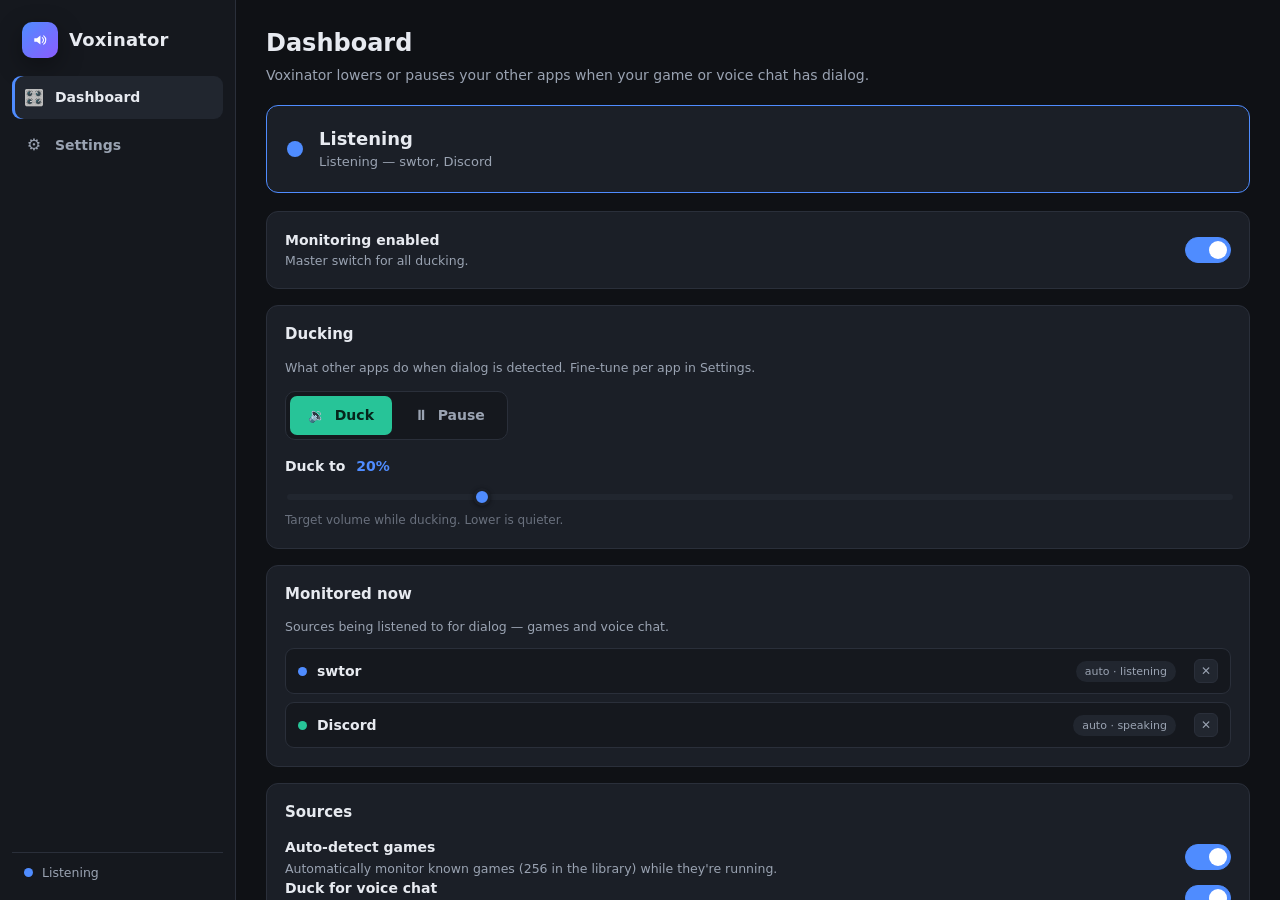
<file: engine/ui/index.html>
<!DOCTYPE html>
<html lang="en">
<head>
  <meta charset="utf-8" />
  <meta name="viewport" content="width=device-width, initial-scale=1" />
  <title>Voxinator</title>
  <link rel="stylesheet" href="styles.css" />
</head>
<body>
  <div class="app">
    <aside class="sidebar">
      <div class="brand">
        <div class="brand-mark">
          <svg viewBox="0 0 100 100" width="22" height="22" aria-hidden="true">
            <path fill="#fff" d="M24 42 H36 L52 30 V70 L36 58 H24 Z"/>
            <path fill="none" stroke="#fff" stroke-width="5" stroke-linecap="round" d="M60.6 39 A14 14 0 0 1 60.6 61"/>
            <path fill="none" stroke="#fff" stroke-width="5" stroke-linecap="round" d="M66.8 31 A24 24 0 0 1 66.8 69"/>
          </svg>
        </div>
        <div class="brand-name">Voxinator</div>
      </div>
      <nav class="nav">
        <button class="nav-item active" data-view="dashboard"><span class="nav-ico">🎛️</span> Dashboard</button>
        <button class="nav-item" data-view="settings"><span class="nav-ico">⚙️</span> Settings</button>
      </nav>
      <div class="sidebar-foot">
        <div class="state-dot" id="footDot"></div>
        <div class="state-text" id="footState">—</div>
      </div>
    </aside>

    <main class="main">
      <!-- DASHBOARD -->
      <section class="view active" id="view-dashboard">
        <header class="view-head">
          <h1>Dashboard</h1>
          <p class="sub">Voxinator lowers or pauses your other apps when your game or voice chat has dialog.</p>
        </header>

        <div class="status-banner" id="statusBanner">
          <div class="status-dot" id="statusDot"></div>
          <div>
            <div class="status-title" id="statusTitle">Idle</div>
            <div class="status-sub" id="statusSub">Waiting…</div>
          </div>
        </div>

        <div class="card toggle-row">
          <div>
            <div class="row-title">Monitoring enabled</div>
            <div class="row-sub">Master switch for all ducking.</div>
          </div>
          <label class="switch"><input type="checkbox" id="tglEnabled" /><span class="slider"></span></label>
        </div>

        <div class="card">
          <div class="card-title">Ducking</div>
          <div class="row-sub" style="margin-bottom:14px">What other apps do when dialog is detected. Fine-tune per app in Settings.</div>
          <div class="seg" id="dDefault">
            <button class="seg-btn" data-action="duck">🔉&nbsp; Duck</button>
            <button class="seg-btn" data-action="pause">⏸&nbsp; Pause</button>
          </div>
          <div class="field" style="margin-top:16px">
            <label>Duck to <span class="val" id="vDDuck"></span></label>
            <input type="range" id="dDuck" min="0" max="100" step="5" />
            <div class="hint">Target volume while ducking. Lower is quieter.</div>
          </div>
        </div>

        <div class="card">
          <div class="card-title">Monitored now</div>
          <div class="row-sub" style="margin-bottom:12px">Sources being listened to for dialog — games and voice chat.</div>
          <div id="sourcesList" class="sources"><div class="empty">Nothing monitored yet.</div></div>
        </div>

        <div class="card">
          <div class="card-title">Sources</div>
          <div class="toggle-row">
            <div>
              <div class="row-title">Auto-detect games</div>
              <div class="row-sub">Automatically monitor known games (256 in the library) while they're running.</div>
            </div>
            <label class="switch"><input type="checkbox" id="sAuto" /><span class="slider"></span></label>
          </div>
          <div class="toggle-row">
            <div>
              <div class="row-title">Duck for voice chat</div>
              <div class="row-sub">Monitor Discord and other call apps, so your media ducks when someone's talking.</div>
            </div>
            <label class="switch"><input type="checkbox" id="sVoice" /><span class="slider"></span></label>
          </div>
          <div class="addrow" style="margin-top:14px">
            <input type="text" id="sAddName" placeholder="Add by name, e.g. eldenring (no .exe)" />
            <button class="btn primary" id="sAddBtn">Add</button>
          </div>
          <div class="sub-label">Playing now — click to monitor</div>
          <div id="sRunning" class="chips"><div class="empty">Nothing running to add right now.</div></div>
          <div class="sub-label">Used before — click to monitor again</div>
          <div id="sRecent" class="chips"><div class="empty">Sources you've monitored will show up here.</div></div>
        </div>
      </section>

      <!-- SETTINGS -->
      <section class="view" id="view-settings">
        <header class="view-head">
          <h1>Settings</h1>
          <p class="sub">Sources, detection tuning, and per-app behavior.</p>
        </header>

        <div class="card">
          <div class="card-title">General</div>
          <div class="toggle-row">
            <div>
              <div class="row-title">Launch when Windows starts</div>
              <div class="row-sub">Start Voxinator automatically and keep it running in the tray.</div>
            </div>
            <label class="switch"><input type="checkbox" id="tglStartup" /><span class="slider"></span></label>
          </div>
          <div class="verline">
            <span id="appVer" class="muted">Version —</span>
            <span id="updWrap" class="updwrap" style="display:none">
              <span class="updtag" id="updTag">Update ready</span>
              <button class="btn mini primary" id="btnRestart">Restart now</button>
            </span>
          </div>
        </div>

        <div class="card">
          <div class="card-title">Detection</div>
          <div class="field">
            <label>Sensitivity (threshold) <span class="val" id="vThreshold"></span></label>
            <input type="range" id="setThreshold" min="0" max="1" step="0.01" />
            <div class="hint">Lower = more sensitive (ducks more easily). ~0.5 is balanced; 0.35 is eager.</div>
          </div>
          <div class="field">
            <label>Attack — speech needed before ducking <span class="val" id="vAttack"></span></label>
            <input type="range" id="setAttack" min="0" max="2000" step="10" />
            <div class="hint">How long speech must persist before ducking. Higher = fewer false triggers.</div>
          </div>
          <div class="field">
            <label>End buffer — hold after dialog stops <span class="val" id="vEnd"></span></label>
            <input type="range" id="setEnd" min="0" max="5000" step="50" />
            <div class="hint">Keeps media ducked through natural pauses between lines.</div>
          </div>
          <div class="actions">
            <button class="btn primary" id="btnSaveSettings">Save detection settings</button>
            <span class="saved" id="savedMsg">Saved</span>
          </div>
        </div>

        <div class="card">
          <div class="card-title">Ducking behavior</div>
          <div class="field">
            <label>Fade back in <span class="val" id="vRamp"></span></label>
            <input type="range" id="sRamp" min="0" max="2000" step="50" />
            <div class="hint">The volume cut is instant; this sets how gradually it fades back in once dialog ends. 0 = instant.</div>
          </div>
          <div class="sub-label" style="margin-top:6px">Per-app rules</div>
          <div class="row-sub" style="margin-bottom:12px">Override the default for a specific app, or set one to <b>Ignore</b> so it's never touched (e.g. voice chat).</div>
          <div class="addrow">
            <input type="text" id="ruleAddName" placeholder="App name, e.g. spotify (no .exe)" />
            <button class="btn primary" id="ruleAddBtn">Add</button>
          </div>
          <div class="sub-label">Currently playing — click to add a rule</div>
          <div id="rulePlaying" class="chips"><div class="empty">No other apps playing audio right now.</div></div>
          <div id="ruleList" class="sitelist"></div>
        </div>
      </section>
    </main>
  </div>
  <script src="app.js"></script>
</body>
</html>
</file>
<file: engine/ui/styles.css>
:root{
  --bg:#0f1115; --bg2:#15181e; --panel:#1b1f27; --panel2:#21262f;
  --border:#2a2f3a; --text:#e7eaf0; --muted:#9aa3b2; --muted2:#69707d;
  --accent:#4f8cff; --accent-2:#3b76e6; --good:#27c498; --danger:#ef5b6b;
  --radius:12px; --shadow:0 8px 24px rgba(0,0,0,.35);
}
*{box-sizing:border-box}
html,body{height:100%;margin:0}
body{font:14px/1.45 "Segoe UI",system-ui,sans-serif;color:var(--text);background:var(--bg);
  -webkit-user-select:none;user-select:none;overflow:hidden}
.app{display:flex;height:100vh}

/* ---- sidebar ---- */
.sidebar{width:236px;flex:0 0 236px;background:var(--bg2);border-right:1px solid var(--border);
  display:flex;flex-direction:column;padding:16px 12px}
.brand{display:flex;align-items:center;gap:11px;padding:6px 10px 18px}
.brand-mark{width:36px;height:36px;border-radius:10px;display:grid;place-items:center;font-size:19px;
  background:linear-gradient(135deg,var(--accent),#8b5cff);box-shadow:var(--shadow)}
.brand-name{font-size:18px;font-weight:700;letter-spacing:.2px}
.nav{display:flex;flex-direction:column;gap:4px;flex:1}
.nav-item{display:flex;align-items:center;gap:11px;width:100%;border:0;cursor:pointer;
  background:transparent;color:var(--muted);font:inherit;font-weight:600;text-align:left;
  padding:10px 12px;border-radius:9px;transition:background .14s,color .14s,transform .05s}
.nav-item:hover{background:var(--panel);color:var(--text)}
.nav-item:active{transform:translateY(1px)}
.nav-item.active{background:var(--panel2);color:var(--text);box-shadow:inset 3px 0 0 var(--accent)}
.nav-ico{font-size:16px;width:20px;text-align:center}
.sidebar-foot{display:flex;align-items:center;gap:9px;padding:11px 12px 2px;border-top:1px solid var(--border);
  margin-top:8px;color:var(--muted);font-size:12.5px}
.state-dot{width:9px;height:9px;border-radius:50%;background:var(--muted2);transition:background .2s}

/* ---- main ---- */
.main{flex:1;overflow-y:auto;padding:26px 30px 44px}
.view{display:none;animation:fade .18s ease}
.view.active{display:block}
@keyframes fade{from{opacity:0;transform:translateY(5px)}to{opacity:1;transform:none}}
.view-head h1{margin:0 0 4px;font-size:24px;font-weight:700}
.view-head .sub{margin:0 0 20px;color:var(--muted)}

/* ---- cards ---- */
.card{background:var(--panel);border:1px solid var(--border);border-radius:var(--radius);
  padding:18px;margin-bottom:16px}
.card-title{font-weight:700;margin-bottom:13px;font-size:15px}

/* ---- status banner ---- */
.status-banner{display:flex;align-items:center;gap:16px;background:var(--panel);
  border:1px solid var(--border);border-radius:var(--radius);padding:20px;margin-bottom:18px;
  transition:border-color .25s,box-shadow .25s}
.status-banner.ducking{border-color:var(--good);box-shadow:0 0 0 1px var(--good),0 10px 34px rgba(39,196,152,.16)}
.status-banner.listening{border-color:var(--accent)}
.status-dot{width:16px;height:16px;border-radius:50%;background:var(--muted2);transition:background .2s;flex:0 0 auto}
.status-banner.ducking .status-dot{background:var(--good);animation:pulse 1.4s infinite}
.status-banner.listening .status-dot{background:var(--accent)}
@keyframes pulse{0%,100%{box-shadow:0 0 0 0 rgba(39,196,152,.55)}50%{box-shadow:0 0 0 8px rgba(39,196,152,0)}}
.status-title{font-size:18px;font-weight:700}
.status-sub{color:var(--muted);font-size:13px;margin-top:1px}

/* ---- toggle rows + switch ---- */
.toggle-row{display:flex;align-items:center;justify-content:space-between;gap:16px}
.row-title{font-weight:600}
.row-sub{color:var(--muted);font-size:12.5px;margin-top:2px;max-width:600px}
.switch{position:relative;display:inline-block;width:46px;height:26px;flex:0 0 auto}
.switch input{opacity:0;width:0;height:0}
.switch .slider{position:absolute;inset:0;background:var(--panel2);border:1px solid var(--border);
  border-radius:30px;cursor:pointer;transition:background .18s,border-color .18s}
.switch .slider::before{content:"";position:absolute;height:18px;width:18px;left:3px;top:3px;border-radius:50%;
  background:#cfd4dd;transition:transform .18s,background .18s}
.switch input:checked + .slider{background:var(--accent);border-color:var(--accent)}
.switch input:checked + .slider::before{transform:translateX(20px);background:#fff}
.switch:hover .slider{border-color:var(--accent)}

/* ---- sources ---- */
.sources{display:flex;flex-direction:column;gap:8px}
.source{display:flex;align-items:center;gap:10px;padding:10px 12px;background:var(--bg2);
  border:1px solid var(--border);border-radius:9px}
.source .dot{width:9px;height:9px;border-radius:50%;background:var(--muted2);flex:0 0 auto}
.source .dot.cap{background:var(--accent)}
.source .dot.duck{background:var(--good)}
.source .nm{font-weight:600}
.source .tag{margin-left:auto;font-size:11px;color:var(--muted);background:var(--panel2);padding:3px 9px;border-radius:20px}
.empty{color:var(--muted2);padding:6px 2px}

/* ---- fields / sliders ---- */
.field{margin-bottom:16px}
.field:last-child{margin-bottom:0}
.field>label{display:block;font-weight:600;margin-bottom:9px}
.field .val{color:var(--accent);font-weight:700;margin-left:6px}
.field .hint{color:var(--muted2);font-size:12px;margin-top:7px}
input[type=range]{-webkit-appearance:none;appearance:none;width:100%;height:6px;border-radius:6px;background:var(--panel2);outline:none}
input[type=range]::-webkit-slider-thumb{-webkit-appearance:none;width:18px;height:18px;border-radius:50%;
  background:var(--accent);cursor:pointer;border:3px solid var(--panel);box-shadow:0 1px 4px rgba(0,0,0,.4);transition:transform .1s}
input[type=range]::-webkit-slider-thumb:hover{transform:scale(1.18)}
input[type=number],input[type=text]{width:100%;background:var(--bg2);border:1px solid var(--border);color:var(--text);
  border-radius:8px;padding:9px 11px;font:inherit;outline:none;transition:border-color .15s}
input[type=number]:focus,input[type=text]:focus{border-color:var(--accent)}
.grid2{display:grid;grid-template-columns:1fr 1fr;gap:14px}
code{background:var(--bg2);border:1px solid var(--border);border-radius:5px;padding:1px 6px;font-size:12px}

/* ---- buttons ---- */
.actions{display:flex;align-items:center;gap:14px}
.btn{border:1px solid var(--border);background:var(--panel2);color:var(--text);font:inherit;font-weight:600;
  padding:10px 18px;border-radius:9px;cursor:pointer;transition:background .14s,border-color .14s,transform .05s}
.btn:hover{background:#2a313c}
.btn:active{transform:translateY(1px)}
.btn.primary{background:var(--accent);border-color:var(--accent);color:#fff}
.btn.primary:hover{background:var(--accent-2)}
.saved{color:var(--good);font-size:13px;opacity:0;transition:opacity .2s}
.saved.show{opacity:1}

/* ---- placeholder ---- */
.soon{text-align:center;padding:50px 24px;color:var(--muted)}
.soon-ico{font-size:44px;margin-bottom:12px}
.soon p{max-width:540px;margin:8px auto 0;line-height:1.6}

/* ---- games screen ---- */
.addrow{display:flex;gap:10px;margin-bottom:16px}
.addrow input{flex:1}
.sub-label{color:var(--muted);font-size:12.5px;font-weight:600;margin-bottom:9px}
.chips{display:flex;flex-wrap:wrap;gap:8px}
.chip{border:1px solid var(--border);background:var(--bg2);color:var(--text);font:inherit;font-weight:600;
  font-size:13px;padding:7px 13px;border-radius:20px;cursor:pointer;transition:background .14s,border-color .14s,transform .05s}
.chip:hover{background:var(--panel2);border-color:var(--accent)}
.chip:active{transform:translateY(1px)}
.count{color:var(--muted2);font-weight:600;font-size:13px}
.search{margin-bottom:12px}
.liblist{max-height:300px;overflow-y:auto;border:1px solid var(--border);border-radius:9px;background:var(--bg2)}
.libitem{display:flex;align-items:center;gap:10px;padding:9px 13px;border-bottom:1px solid var(--border)}
.libitem:last-child{border-bottom:0}
.libitem .lt{font-weight:600}
.libitem .lp{color:var(--muted2);font-size:12px;font-family:ui-monospace,monospace}
.libitem .badge{margin-left:auto;font-size:11px;color:var(--good);background:rgba(39,196,152,.12);
  border:1px solid rgba(39,196,152,.35);padding:3px 9px;border-radius:20px}
.src-rm{margin-left:8px;width:24px;height:24px;flex:0 0 auto;border:1px solid var(--border);background:var(--panel2);
  color:var(--muted);border-radius:6px;cursor:pointer;font-size:12px;line-height:1;transition:background .14s,color .14s}
.src-rm:hover{background:var(--danger);border-color:var(--danger);color:#fff}
.liblist::-webkit-scrollbar{width:9px}
.liblist::-webkit-scrollbar-thumb{background:var(--panel2);border-radius:8px;border:2px solid var(--bg2)}

/* ---- websites screen ---- */
.seg{display:inline-flex;background:var(--bg2);border:1px solid var(--border);border-radius:10px;padding:4px;gap:4px}
.seg-btn{border:0;background:transparent;color:var(--muted);font:inherit;font-weight:600;
  padding:9px 18px;border-radius:7px;cursor:pointer;transition:background .14s,color .14s,transform .05s}
.seg-btn:hover{color:var(--text)}
.seg-btn:active{transform:translateY(1px)}
.seg-btn.active{background:var(--accent);color:#fff}
.seg-btn.active[data-action="pause"]{background:var(--accent);color:#fff}
.seg-btn.active[data-action="duck"]{background:var(--good);color:#06241b}
.seg-btn.active[data-action="ignore"]{background:var(--muted2);color:#fff}
.seg.sm{padding:3px;gap:3px}
.seg.sm .seg-btn{padding:6px 14px;font-size:12.5px}
.sitelist{display:flex;flex-direction:column;gap:8px}
.siterow{display:flex;align-items:center;gap:12px;padding:8px 10px 8px 13px;background:var(--bg2);
  border:1px solid var(--border);border-radius:9px}
.siterow .host{font-weight:600;font-family:ui-monospace,monospace;font-size:13px}
.siterow .seg{margin-left:auto}

/* ---- general / version row ---- */
.verline{display:flex;align-items:center;gap:12px;margin-top:16px;padding-top:14px;border-top:1px solid var(--border)}
.verline .muted{color:var(--muted);font-size:13px}
.updwrap{margin-left:auto;display:flex;align-items:center;gap:11px}
.updtag{color:var(--good);font-weight:600;font-size:12.5px}

/* ---- update button (Settings) ---- */
.btn.mini{padding:6px 12px;font-size:12.5px}
.btn.mini.primary{background:var(--accent);border-color:var(--accent);color:#fff}
.btn.mini.primary:hover{background:var(--accent-2)}

/* ---- scrollbar ---- */
.main::-webkit-scrollbar{width:11px}
.main::-webkit-scrollbar-thumb{background:var(--panel2);border-radius:10px;border:3px solid var(--bg)}
.main::-webkit-scrollbar-thumb:hover{background:#333a45}
</file>
